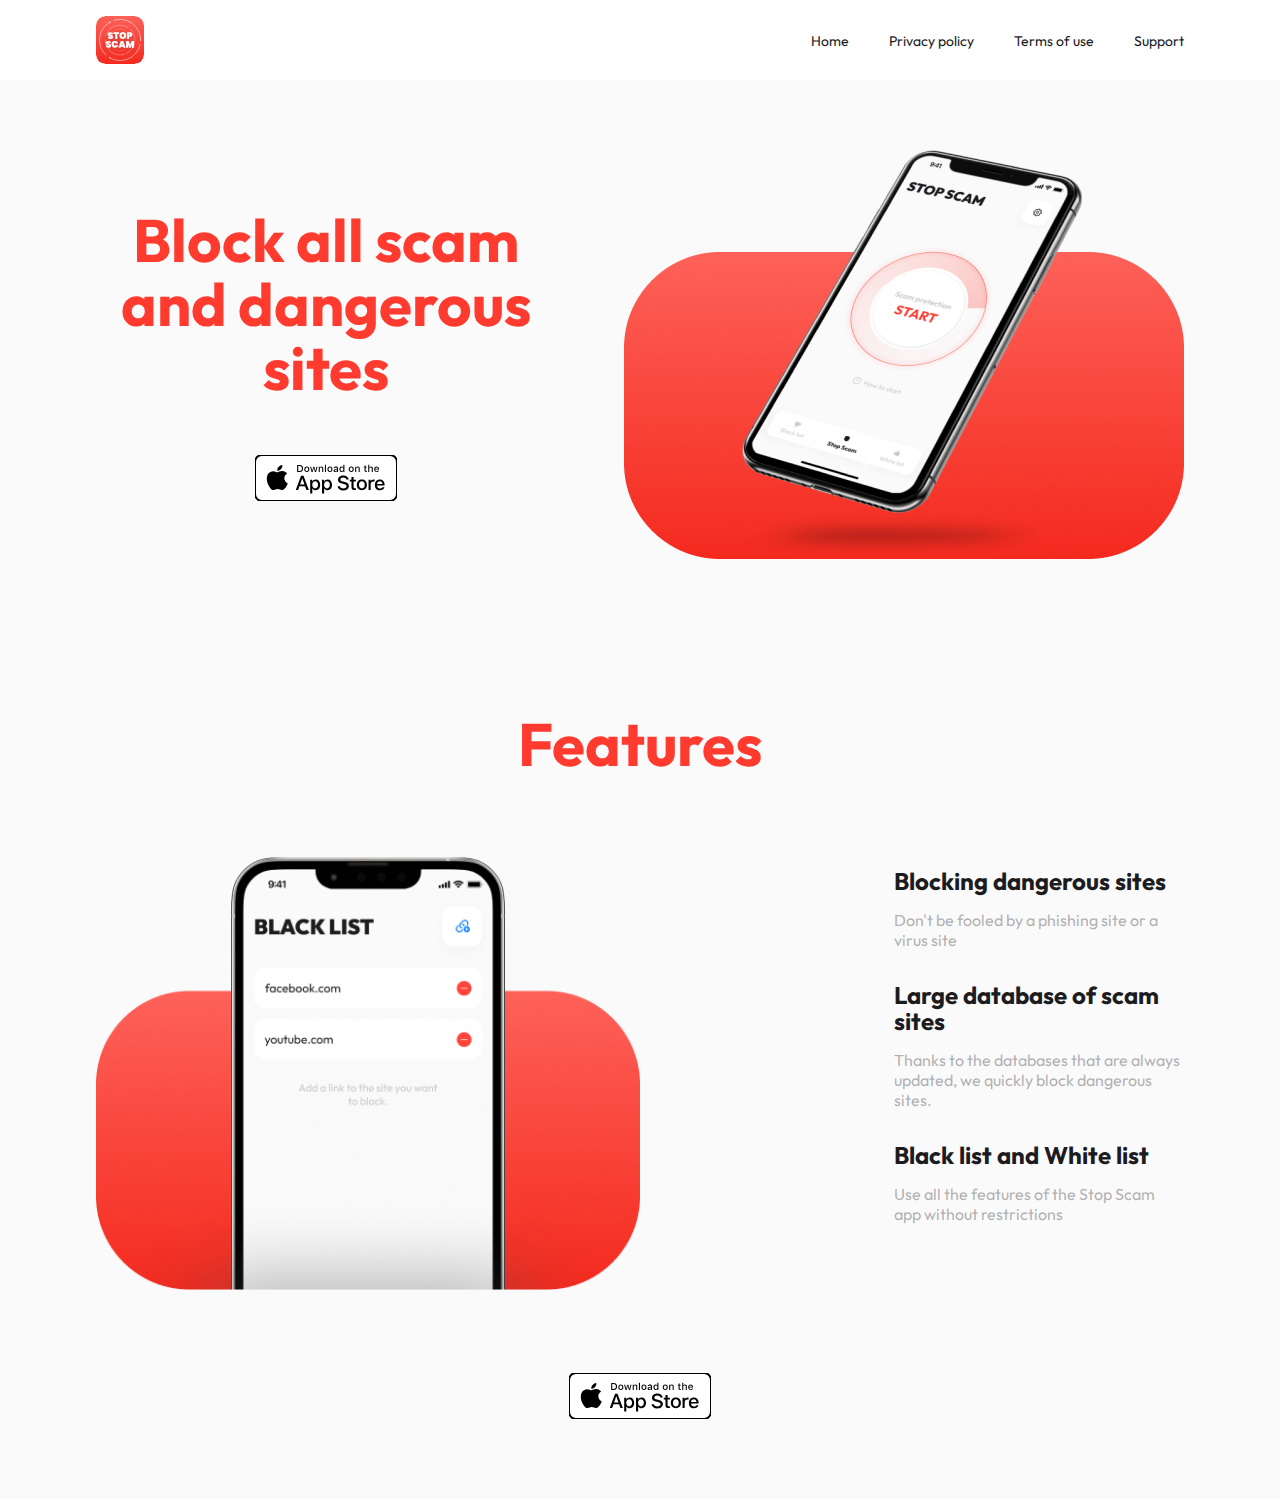
<file: index.html>
<!DOCTYPE html>
<html lang="en">
<head>
    <meta charset="UTF-8">
    <meta http-equiv="X-UA-Compatible" content="IE=edge">
    <meta name="viewport" content="width=device-width, initial-scale=1.0">
    <title>StopScam</title>

    <link rel="shortcut icon" href="./img/favicon/favicon.ico" type="image/x-icon">
    <link rel="icon" href="./img/favicon/favicon.ico" type="image/x-icon">
    <link href="https://fonts.googleapis.com/css2?family=Outfit:wght@400;500;600;700;800&display=swap" rel="stylesheet">
    <link rel="stylesheet" href="./css/style.css">

</head>

<body>

    <header class="header">
        <div class="container">
            <div class="header-wrap">
                <a href="./index.html" class="header-logo"><img src="./img/logo.svg" alt="logo"></a>

                <div class="header-burger">
                    <span></span>
                </div>

                <nav class="header-menu">
                    <ul class="header-list">
                        <li><a href="./index.html" class="header-link">Home</a></li>
                        <li><a href="./privacy.html" class="header-link">Privacy policy</a></li>
                        <li><a href="./terms.html" class="header-link">Terms of use</a></li>
                        <li><a href="./support.html" class="header-link">Support</a></li>
                    </ul>
                </nav>
            </div>
        </div>
    </header>

    <div class="main">
        <div class="container">
            <div class="main-wrap">
                <div class="main-text">
                    <h1 class="main-text__title">Block all scam and dangerous sites</h1>
                    <a href="#" class="main-text__button"><img src="./img/button.svg" alt="AppStore"></a>
                </div>

                <div class="main-content">
                    <img src="./img/main.png" alt="main" class="main-content__img">
                </div>
            </div>
        </div>
    </div>

    <section class="features">
        <div class="container">
            <div class="features-wrap">
                <h1 class="features-title">Features</h1>
                <div class="features-content"><img src="./img/feature.png" alt="features" class="features-content__img"></div>

                <div class="features-text">
                    <div class="features-text__items">
                        <h1 class="features-text__title">Blocking dangerous sites</h1>
                        <span class="features-text__subtitle">Don't be fooled by a phishing site or a virus site</span>
                    </div>

                    <div class="features-text__items">
                        <h1 class="features-text__title">Large database of scam sites</h1>
                        <span class="features-text__subtitle">Thanks to the databases that are always updated, we quickly block dangerous sites.</span>
                    </div>

                    <div class="features-text__items">
                        <h1 class="features-text__title">Black list and White list</h1>
                        <span class="features-text__subtitle">Use all the features of the Stop Scam app without restrictions</span>
                    </div>
                </div>
            </div>
        </div>
    </section>

    <footer class="footer">
        <div class="container">
            <div class="footer-wrap">
              <a href="#" class="button footer-button"><img src="./img/button.svg" alt="btn"></a>
            </div>
        </div>
    </footer>

    <script src="https://code.jquery.com/jquery-3.6.0.slim.min.js"></script>
    <script src="./js/script.js"></script>
</body>
</html>
</file>
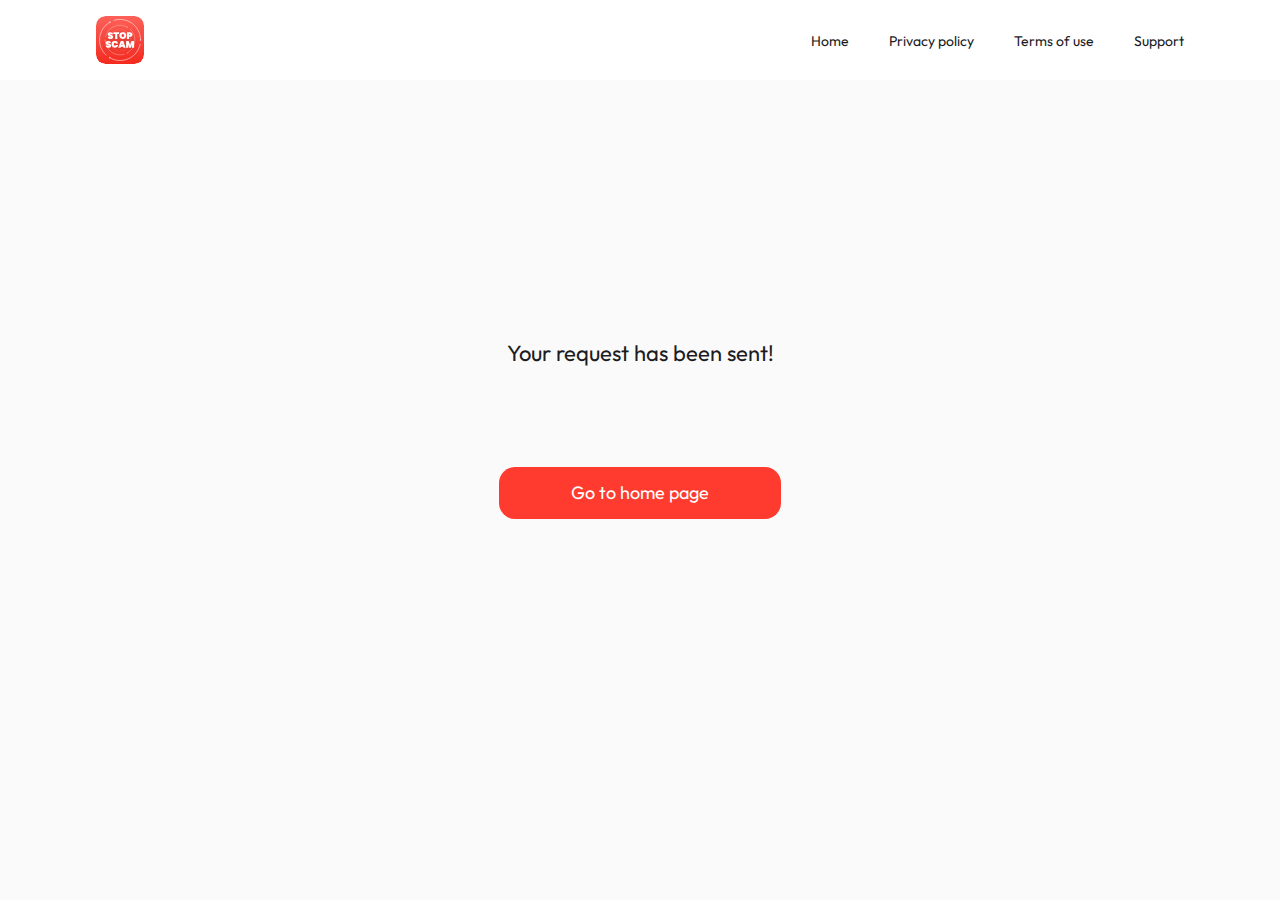
<file: check.html>
<!DOCTYPE html>
<html lang="en">
<head>
    <meta charset="UTF-8">
    <meta http-equiv="X-UA-Compatible" content="IE=edge">
    <meta name="viewport" content="width=device-width, initial-scale=1.0">
    <title>StopScam</title>

    <link rel="shortcut icon" href="./img/favicon/favicon.ico" type="image/x-icon">
    <link rel="icon" href="./img/favicon/favicon.ico" type="image/x-icon">
    <link href="https://fonts.googleapis.com/css2?family=Outfit:wght@400;500;600;700;800&display=swap" rel="stylesheet">
    <link rel="stylesheet" href="./css/style.css">

</head>
<body>

    <header class="header">
        <div class="container">
            <div class="header-wrap">
                <a href="./index.html" class="header-logo"><img src="./img/logo.svg" alt="logo"></a>

                <div class="header-burger">
                    <span></span>
                </div>

                <nav class="header-menu">
                    <ul class="header-list">
                        <li><a href="./index.html" class="header-link">Home</a></li>
                        <li><a href="./privacy.html" class="header-link">Privacy policy</a></li>
                        <li><a href="./terms.html" class="header-link">Terms of use</a></li>
                        <li><a href="./support.html" class="header-link">Support</a></li>
                    </ul>
                </nav>
            </div>
        </div>
    </header>

    <section class="check">
        <div class="container">
            <div class="check-wrap">
                <div class="check-svg">
                <svg version="1.1" id="Layer_1" xmlns="http://www.w3.org/2000/svg" xmlns:xlink="http://www.w3.org/1999/xlink" x="0px" y="0px"
	 viewBox="0 0 98.5 98.5" enable-background="new 0 0 98.5 98.5" xml:space="preserve">
  <path class="checkmark" fill="none" stroke-width="8" stroke-miterlimit="10" d="M81.7,17.8C73.5,9.3,62,4,49.2,4
	C24.3,4,4,24.3,4,49.2s20.3,45.2,45.2,45.2s45.2-20.3,45.2-45.2c0-8.6-2.4-16.6-6.5-23.4l0,0L45.6,68.2L24.7,47.3"/>
</svg></div>

            <span class="check-subtitle">Your request has been sent!</span>

            <a href="./index.html" class="check-button">Go to home page</a>
            </div>
        </div>
    </section>

    <script src="https://code.jquery.com/jquery-3.6.0.slim.min.js"></script>
    <script src="./js/script.js"></script>
</body>
</html>
</file>
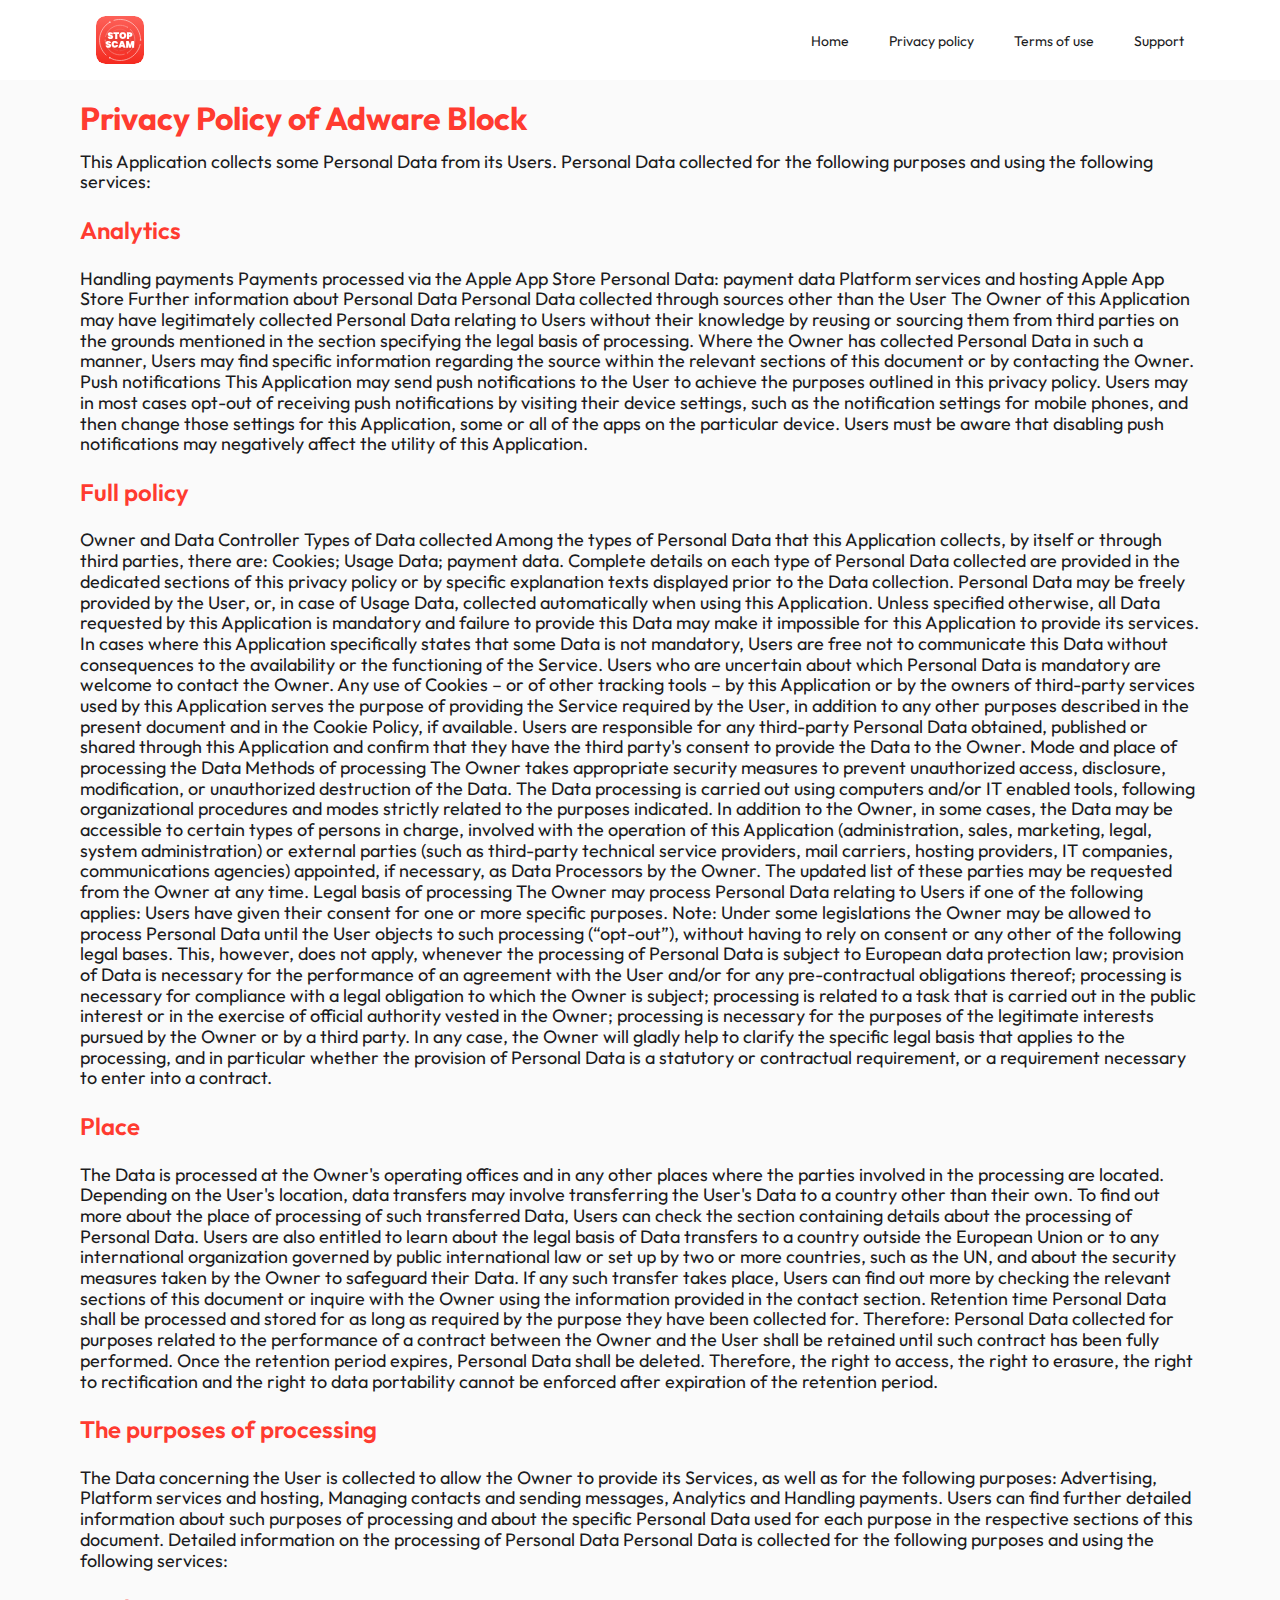
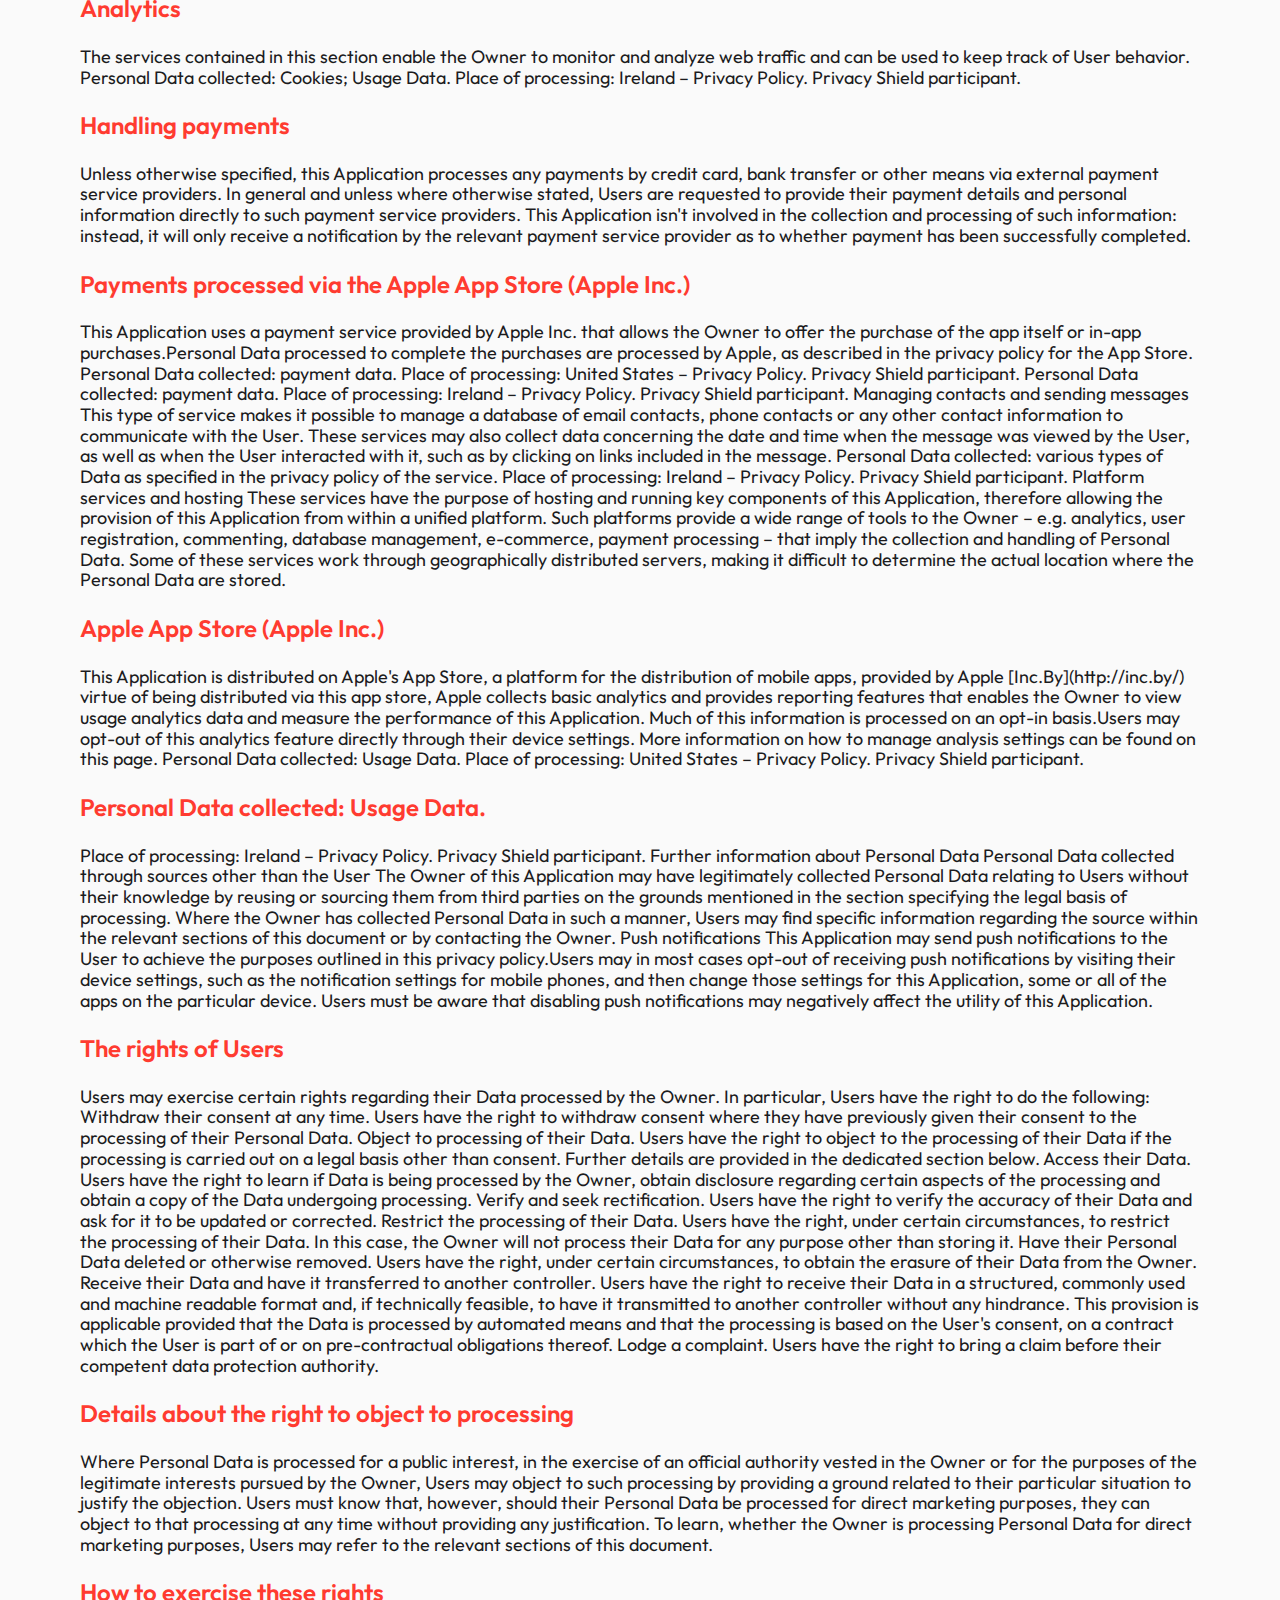
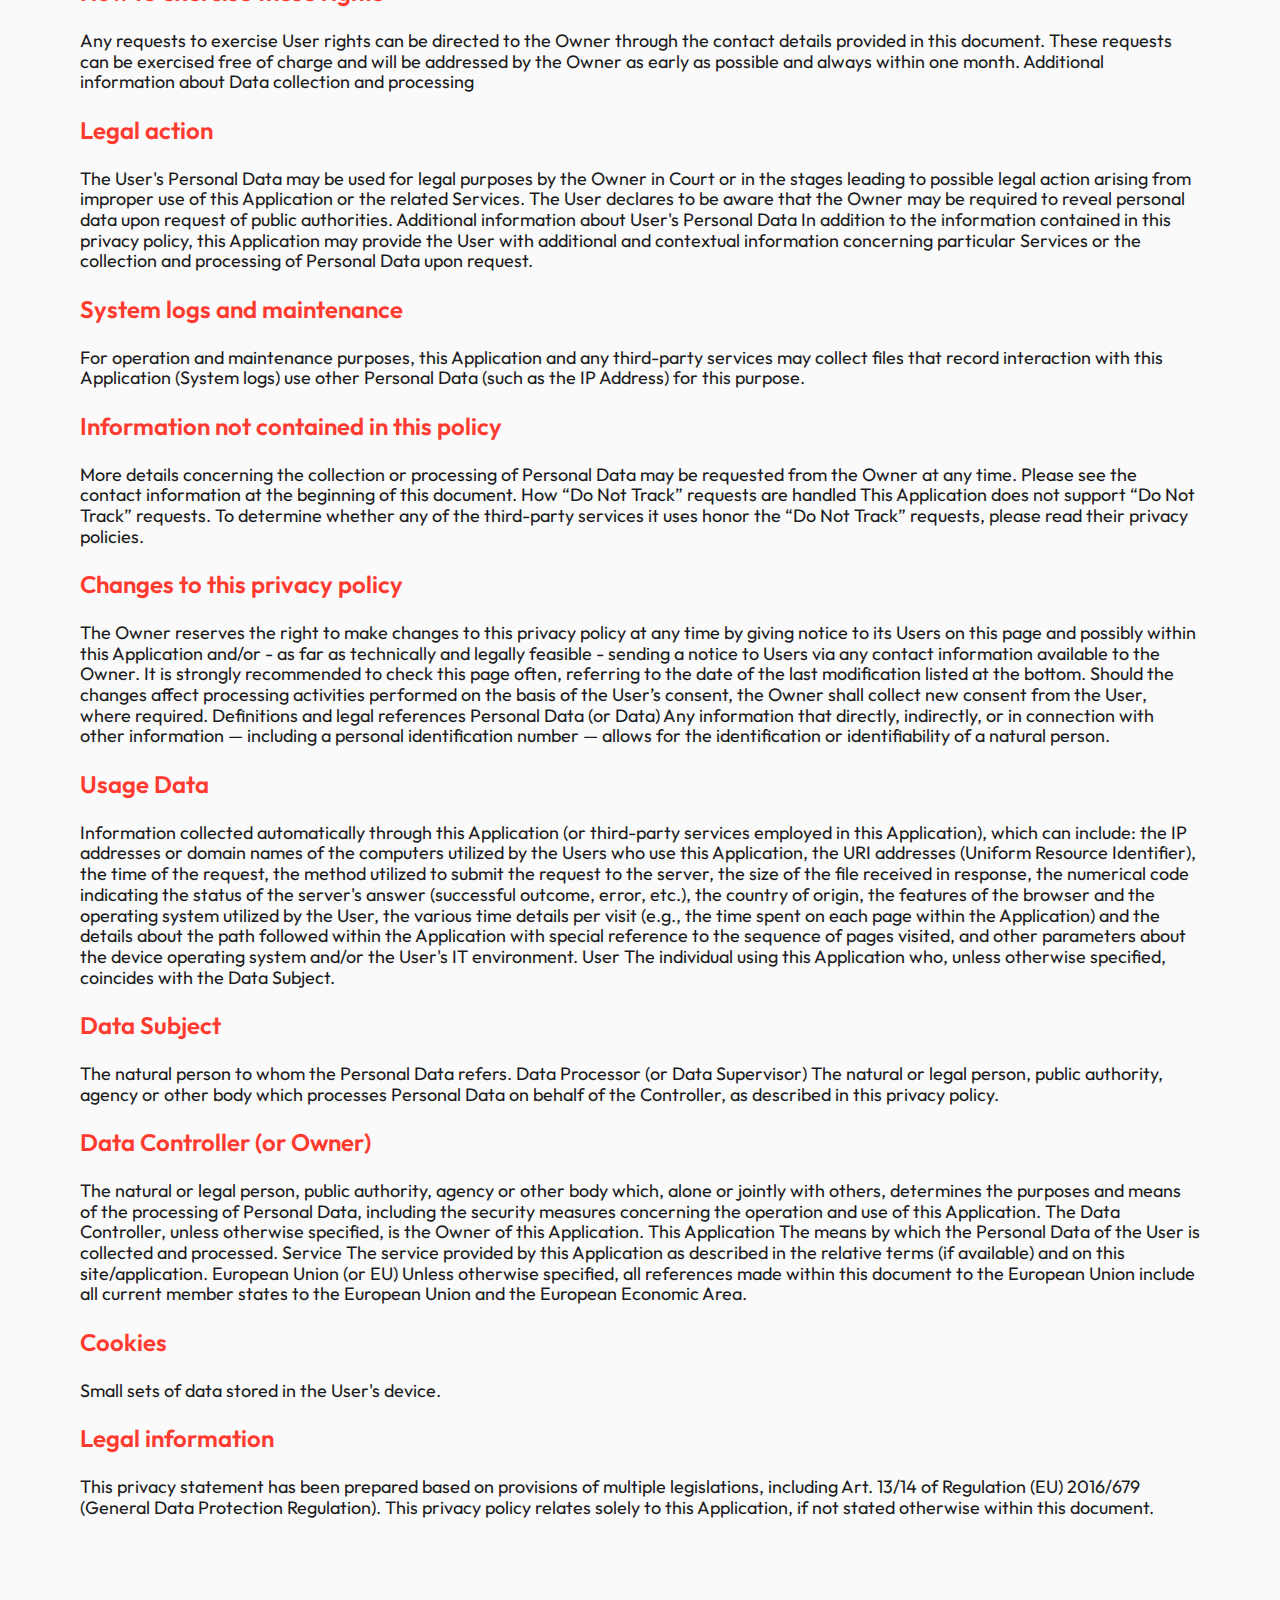
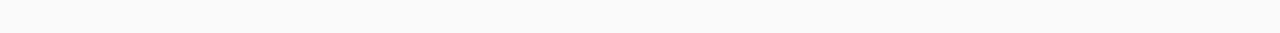
<file: privacy.html>
<!DOCTYPE html>
<html lang="en">

<head>
    <meta charset="UTF-8">
    <meta http-equiv="X-UA-Compatible" content="IE=edge">
    <meta name="viewport" content="width=device-width, initial-scale=1.0">
    <title>StopScam</title>

    <link rel="shortcut icon" href="./img/favicon/favicon.ico" type="image/x-icon">
    <link rel="icon" href="./img/favicon/favicon.ico" type="image/x-icon">
    <link href="https://fonts.googleapis.com/css2?family=Outfit:wght@400;500;600;700;800&display=swap" rel="stylesheet">
    <link rel="stylesheet" href="./css/style.css">

</head>

<body>

    <header class="header">
        <div class="container">
            <div class="header-wrap">
                <a href="./index.html" class="header-logo"><img src="./img/logo.svg" alt="logo"></a>

                <div class="header-burger">
                    <span></span>
                </div>

                <nav class="header-menu">
                    <ul class="header-list">
                        <li><a href="./index.html" class="header-link">Home</a></li>
                        <li><a href="./privacy.html" class="header-link">Privacy policy</a></li>
                        <li><a href="./terms.html" class="header-link">Terms of use</a></li>
                        <li><a href="./support.html" class="header-link">Support</a></li>
                    </ul>
                </nav>
            </div>
        </div>
    </header>

    <main class="privacy">
        <div class="container">
            <div class="privacy__wrap">
                <h1 class="privacy__title">
                    Privacy Policy of Adware Block
                </h1>

                <h2 class="privacy__subtitle">
                    This Application collects some Personal Data from its Users.
                    Personal Data collected for the following purposes and using the following services:

                    <p>Analytics</p>
                    Handling payments
                    Payments processed via the Apple App Store
                    Personal Data: payment data
                    Platform services and hosting
                    Apple App Store
                    Further information about Personal Data
                    Personal Data collected through sources other than the User
                    The Owner of this Application may have legitimately collected Personal Data relating to Users
                    without their knowledge by reusing or sourcing them from third parties on the grounds mentioned in
                    the section specifying the legal basis of processing.
                    Where the Owner has collected Personal Data in such a manner, Users may find specific information
                    regarding the source within the relevant sections of this document or by contacting the Owner.
                    Push notifications
                    This Application may send push notifications to the User to achieve the purposes outlined in this
                    privacy policy.
                    Users may in most cases opt-out of receiving push notifications by visiting their device settings,
                    such as the notification settings for mobile phones, and then change those settings for this
                    Application, some or all of the apps on the particular device.
                    Users must be aware that disabling push notifications may negatively affect the utility of this
                    Application.

                    <p>Full policy</p>
                    Owner and Data Controller
                    Types of Data collected
                    Among the types of Personal Data that this Application collects, by itself or through third parties,
                    there are: Cookies; Usage Data; payment data.
                    Complete details on each type of Personal Data collected are provided in the dedicated sections of
                    this privacy policy or by specific explanation texts displayed prior to the Data collection.
                    Personal Data may be freely provided by the User, or, in case of Usage Data, collected automatically
                    when using this Application.
                    Unless specified otherwise, all Data requested by this Application is mandatory and failure to
                    provide this Data may make it impossible for this Application to provide its services. In cases
                    where this Application specifically states that some Data is not mandatory, Users are free not to
                    communicate this Data without consequences to the availability or the functioning of the Service.
                    Users who are uncertain about which Personal Data is mandatory are welcome to contact the Owner.
                    Any use of Cookies – or of other tracking tools – by this Application or by the owners of
                    third-party services used by this Application serves the purpose of providing the Service required
                    by the User, in addition to any other purposes described in the present document and in the Cookie
                    Policy, if available.
                    Users are responsible for any third-party Personal Data obtained, published or shared through this
                    Application and confirm that they have the third party's consent to provide the Data to the Owner.
                    Mode and place of processing the Data
                    Methods of processing
                    The Owner takes appropriate security measures to prevent unauthorized access, disclosure,
                    modification, or unauthorized destruction of the Data.
                    The Data processing is carried out using computers and/or IT enabled tools, following organizational
                    procedures and modes strictly related to the purposes indicated. In addition to the Owner, in some
                    cases, the Data may be accessible to certain types of persons in charge, involved with the operation
                    of this Application (administration, sales, marketing, legal, system administration) or external
                    parties (such as third-party technical service providers, mail carriers, hosting providers, IT
                    companies, communications agencies) appointed, if necessary, as Data Processors by the Owner. The
                    updated list of these parties may be requested from the Owner at any time.
                    Legal basis of processing
                    The Owner may process Personal Data relating to Users if one of the following applies:
                    Users have given their consent for one or more specific purposes. Note: Under some legislations the
                    Owner may be allowed to process Personal Data until the User objects to such processing (“opt-out”),
                    without having to rely on consent or any other of the following legal bases. This, however, does not
                    apply, whenever the processing of Personal Data is subject to European data protection law;
                    provision of Data is necessary for the performance of an agreement with the User and/or for any
                    pre-contractual obligations thereof;
                    processing is necessary for compliance with a legal obligation to which the Owner is subject;
                    processing is related to a task that is carried out in the public interest or in the exercise of
                    official authority vested in the Owner;
                    processing is necessary for the purposes of the legitimate interests pursued by the Owner or by a
                    third party.
                    In any case, the Owner will gladly help to clarify the specific legal basis that applies to the
                    processing, and in particular whether the provision of Personal Data is a statutory or contractual
                    requirement, or a requirement necessary to enter into a contract.

                    <p>Place</p>
                    The Data is processed at the Owner's operating offices and in any other places where the parties
                    involved in the processing are located.

                    Depending on the User's location, data transfers may involve transferring the User's Data to a
                    country other than their own. To find out more about the place of processing of such transferred
                    Data, Users can check the section containing details about the processing of Personal Data.
                    Users are also entitled to learn about the legal basis of Data transfers to a country outside the
                    European Union or to any international organization governed by public international law or set up
                    by two or more countries, such as the UN, and about the security measures taken by the Owner to
                    safeguard their Data.

                    If any such transfer takes place, Users can find out more by checking the relevant sections of this
                    document or inquire with the Owner using the information provided in the contact section.
                    Retention time
                    Personal Data shall be processed and stored for as long as required by the purpose they have been
                    collected for.
                    Therefore:
                    Personal Data collected for purposes related to the performance of a contract between the Owner and
                    the User shall be retained until such contract has been fully performed.

                    Once the retention period expires, Personal Data shall be deleted. Therefore, the right to access,
                    the right to erasure, the right to rectification and the right to data portability cannot be
                    enforced after expiration of the retention period.

                    <p>The purposes of processing</p>
                    The Data concerning the User is collected to allow the Owner to provide its Services, as well as for
                    the following purposes: Advertising, Platform services and hosting, Managing contacts and sending
                    messages, Analytics and Handling payments.
                    Users can find further detailed information about such purposes of processing and about the specific
                    Personal Data used for each purpose in the respective sections of this document.
                    Detailed information on the processing of Personal Data
                    Personal Data is collected for the following purposes and using the following services:

                    <p>Analytics</p>
                    The services contained in this section enable the Owner to monitor and analyze web traffic and can
                    be used to keep track of User behavior.
                    Personal Data collected: Cookies; Usage Data.
                    Place of processing: Ireland – Privacy Policy. Privacy Shield participant.

                    <p>Handling payments</p>
                    Unless otherwise specified, this Application processes any payments by credit card, bank transfer or
                    other means via external payment service providers. In general and unless where otherwise stated,
                    Users are requested to provide their payment details and personal information directly to such
                    payment service providers. This Application isn't involved in the collection and processing of such
                    information: instead, it will only receive a notification by the relevant payment service provider
                    as to whether payment has been successfully completed.

                    <p>Payments processed via the Apple App Store (Apple Inc.)</p>
                    This Application uses a payment service provided by Apple Inc. that allows the Owner to offer the
                    purchase of the app itself or in-app purchases.Personal Data processed to complete the purchases are
                    processed by Apple, as described in the privacy policy for the App Store.
                    Personal Data collected: payment data.
                    Place of processing: United States – Privacy Policy. Privacy Shield participant.

                    Personal Data collected: payment data.
                    Place of processing: Ireland – Privacy Policy. Privacy Shield participant.
                    Managing contacts and sending messages
                    This type of service makes it possible to manage a database of email contacts, phone contacts or any
                    other contact information to communicate with the User.
                    These services may also collect data concerning the date and time when the message was viewed by the
                    User, as well as when the User interacted with it, such as by clicking on links included in the
                    message.
                    Personal Data collected: various types of Data as specified in the privacy policy of the service.
                    Place of processing: Ireland – Privacy Policy. Privacy Shield participant.
                    Platform services and hosting
                    These services have the purpose of hosting and running key components of this Application, therefore
                    allowing the provision of this Application from within a unified platform. Such platforms provide a
                    wide range of tools to the Owner – e.g. analytics, user registration, commenting, database
                    management, e-commerce, payment processing – that imply the collection and handling of Personal
                    Data.
                    Some of these services work through geographically distributed servers, making it difficult to
                    determine the actual location where the Personal Data are stored.

                    <p>Apple App Store (Apple Inc.)</p>
                    This Application is distributed on Apple's App Store, a platform for the distribution of mobile
                    apps, provided by Apple [Inc.By](http://inc.by/) virtue of being distributed via this app store,
                    Apple collects basic analytics and provides reporting features that enables the Owner to view usage
                    analytics data and measure the performance of this Application. Much of this information is
                    processed on an opt-in basis.Users may opt-out of this analytics feature directly through their
                    device settings. More information on how to manage analysis settings can be found on this page.
                    Personal Data collected: Usage Data.
                    Place of processing: United States – Privacy Policy. Privacy Shield participant.

                    <p>Personal Data collected: Usage Data.</p>
                    Place of processing: Ireland – Privacy Policy. Privacy Shield participant.
                    Further information about Personal Data
                    Personal Data collected through sources other than the User
                    The Owner of this Application may have legitimately collected Personal Data relating to Users
                    without their knowledge by reusing or sourcing them from third parties on the grounds mentioned in
                    the section specifying the legal basis of processing.
                    Where the Owner has collected Personal Data in such a manner, Users may find specific information
                    regarding the source within the relevant sections of this document or by contacting the Owner.
                    Push notifications
                    This Application may send push notifications to the User to achieve the purposes outlined in this
                    privacy policy.Users may in most cases opt-out of receiving push notifications by visiting their
                    device settings, such as the notification settings for mobile phones, and then change those settings
                    for this Application, some or all of the apps on the particular device.
                    Users must be aware that disabling push notifications may negatively affect the utility of this
                    Application.

                    <p>The rights of Users</p>
                    Users may exercise certain rights regarding their Data processed by the Owner.
                    In particular, Users have the right to do the following:
                    Withdraw their consent at any time. Users have the right to withdraw consent where they have
                    previously given their consent to the processing of their Personal Data.
                    Object to processing of their Data. Users have the right to object to the processing of their Data
                    if the processing is carried out on a legal basis other than consent. Further details are provided
                    in the dedicated section below.
                    Access their Data. Users have the right to learn if Data is being processed by the Owner, obtain
                    disclosure regarding certain aspects of the processing and obtain a copy of the Data undergoing
                    processing.
                    Verify and seek rectification. Users have the right to verify the accuracy of their Data and ask for
                    it to be updated or corrected.
                    Restrict the processing of their Data. Users have the right, under certain circumstances, to
                    restrict the processing of their Data. In this case, the Owner will not process their Data for any
                    purpose other than storing it.
                    Have their Personal Data deleted or otherwise removed. Users have the right, under certain
                    circumstances, to obtain the erasure of their Data from the Owner.
                    Receive their Data and have it transferred to another controller. Users have the right to receive
                    their Data in a structured, commonly used and machine readable format and, if technically feasible,
                    to have it transmitted to another controller without any hindrance. This provision is applicable
                    provided that the Data is processed by automated means and that the processing is based on the
                    User's consent, on a contract which the User is part of or on pre-contractual obligations thereof.
                    Lodge a complaint. Users have the right to bring a claim before their competent data protection
                    authority.

                    <p>Details about the right to object to processing</p>
                    Where Personal Data is processed for a public interest, in the exercise of an official authority
                    vested in the Owner or for the purposes of the legitimate interests pursued by the Owner, Users may
                    object to such processing by providing a ground related to their particular situation to justify the
                    objection.
                    Users must know that, however, should their Personal Data be processed for direct marketing
                    purposes, they can object to that processing at any time without providing any justification. To
                    learn, whether the Owner is processing Personal Data for direct marketing purposes, Users may refer
                    to the relevant sections of this document.

                    <p>How to exercise these rights</p>
                    Any requests to exercise User rights can be directed to the Owner through the contact details
                    provided in this document. These requests can be exercised free of charge and will be addressed by
                    the Owner as early as possible and always within one month.
                    Additional information about Data collection and processing

                    <p>Legal action</p>
                    The User's Personal Data may be used for legal purposes by the Owner in Court or in the stages
                    leading to possible legal action arising from improper use of this Application or the related
                    Services.
                    The User declares to be aware that the Owner may be required to reveal personal data upon request of
                    public authorities.
                    Additional information about User's Personal Data
                    In addition to the information contained in this privacy policy, this Application may provide the
                    User with additional and contextual information concerning particular Services or the collection and
                    processing of Personal Data upon request.

                    <p>System logs and maintenance</p>
                    For operation and maintenance purposes, this Application and any third-party services may collect
                    files that record interaction with this Application (System logs) use other Personal Data (such as
                    the IP Address) for this purpose.

                    <p>Information not contained in this policy</p>
                    More details concerning the collection or processing of Personal Data may be requested from the
                    Owner at any time. Please see the contact information at the beginning of this document.
                    How “Do Not Track” requests are handled
                    This Application does not support “Do Not Track” requests.
                    To determine whether any of the third-party services it uses honor the “Do Not Track” requests,
                    please read their privacy policies.

                    <p>Changes to this privacy policy</p>
                    The Owner reserves the right to make changes to this privacy policy at any time by giving notice to
                    its Users on this page and possibly within this Application and/or - as far as technically and
                    legally feasible - sending a notice to Users via any contact information available to the Owner. It
                    is strongly recommended to check this page often, referring to the date of the last modification
                    listed at the bottom.

                    Should the changes affect processing activities performed on the basis of the User’s consent, the
                    Owner shall collect new consent from the User, where required.
                    Definitions and legal references
                    Personal Data (or Data)
                    Any information that directly, indirectly, or in connection with other information — including a
                    personal identification number — allows for the identification or identifiability of a natural
                    person.

                    <p>Usage Data</p>
                    Information collected automatically through this Application (or third-party services employed in
                    this Application), which can include: the IP addresses or domain names of the computers utilized by
                    the Users who use this Application, the URI addresses (Uniform Resource Identifier), the time of the
                    request, the method utilized to submit the request to the server, the size of the file received in
                    response, the numerical code indicating the status of the server's answer (successful outcome,
                    error, etc.), the country of origin, the features of the browser and the operating system utilized
                    by the User, the various time details per visit (e.g., the time spent on each page within the
                    Application) and the details about the path followed within the Application with special reference
                    to the sequence of pages visited, and other parameters about the device operating system and/or the
                    User's IT environment.
                    User
                    The individual using this Application who, unless otherwise specified, coincides with the Data
                    Subject.

                    <p>Data Subject</p>
                    The natural person to whom the Personal Data refers.
                    Data Processor (or Data Supervisor)
                    The natural or legal person, public authority, agency or other body which processes Personal Data on
                    behalf of the Controller, as described in this privacy policy.

                    <p>Data Controller (or Owner)</p>
                    The natural or legal person, public authority, agency or other body which, alone or jointly with
                    others, determines the purposes and means of the processing of Personal Data, including the security
                    measures concerning the operation and use of this Application. The Data Controller, unless otherwise
                    specified, is the Owner of this Application.
                    This Application
                    The means by which the Personal Data of the User is collected and processed.
                    Service
                    The service provided by this Application as described in the relative terms (if available) and on
                    this site/application.
                    European Union (or EU)
                    Unless otherwise specified, all references made within this document to the European Union include
                    all current member states to the European Union and the European Economic Area.

                    <p>Cookies</p>
                    Small sets of data stored in the User's device.

                    <p>Legal information</p>
                    This privacy statement has been prepared based on provisions of multiple legislations, including
                    Art. 13/14 of Regulation (EU) 2016/679 (General Data Protection Regulation).
                    This privacy policy relates solely to this Application, if not stated otherwise within this
                    document.
                </h2>

            </div>
        </div>
    </main>

    <script src="https://code.jquery.com/jquery-3.6.0.slim.min.js"></script>
    <script src="./js/script.js"></script>
</body>

</html>
</file>
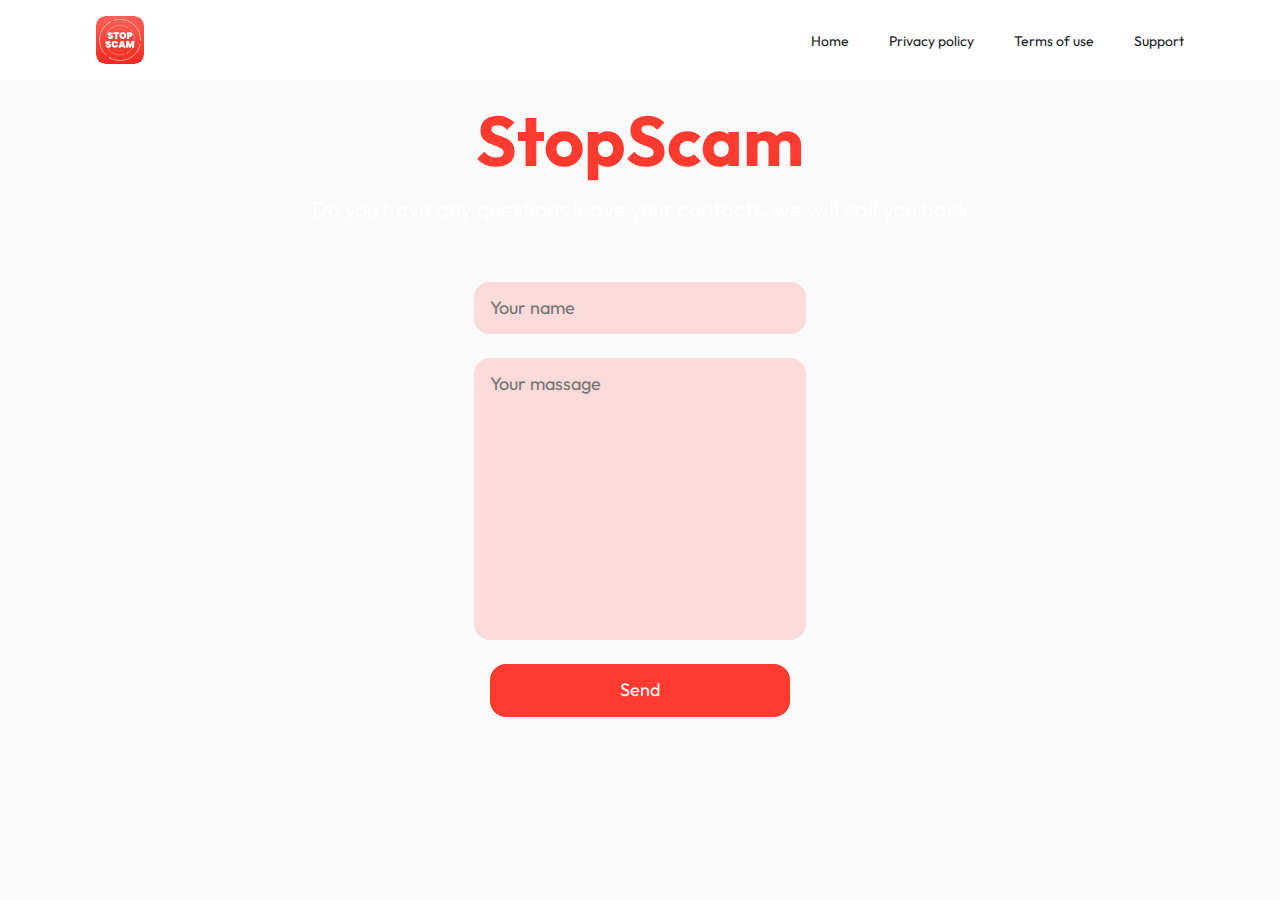
<file: support.html>
<!DOCTYPE html>
<html lang="en">
<head>
    <meta charset="UTF-8">
    <meta http-equiv="X-UA-Compatible" content="IE=edge">
    <meta name="viewport" content="width=device-width, initial-scale=1.0">
    <title>StopScam</title>

    <link rel="shortcut icon" href="./img/favicon/favicon.ico" type="image/x-icon">
    <link rel="icon" href="./img/favicon/favicon.ico" type="image/x-icon">
    <link href="https://fonts.googleapis.com/css2?family=Outfit:wght@400;500;600;700;800&display=swap" rel="stylesheet">
    <link rel="stylesheet" href="./css/style.css">

</head>
<body>

    <header class="header">
        <div class="container">
            <div class="header-wrap">
                <a href="./index.html" class="header-logo"><img src="./img/logo.svg" alt="logo"></a>

                <div class="header-burger">
                    <span></span>
                </div>

                <nav class="header-menu">
                    <ul class="header-list">
                        <li><a href="./index.html" class="header-link">Home</a></li>
                        <li><a href="./privacy.html" class="header-link">Privacy policy</a></li>
                        <li><a href="./terms.html" class="header-link">Terms of use</a></li>
                        <li><a href="./support.html" class="header-link">Support</a></li>
                    </ul>
                </nav>
            </div>
        </div>
    </header>


    <section class="support">
        <div class="container">
            <div class="support-wrap">
                <div class="support-text">
                    <h1 class="support-text__title">StopScam</h1>
                    <span class="support-text__subtitle">Do you have any questions leave your contacts, we will call you back</span>
                </div>

                <div class="support-form">
                    <form class="support-form__wrap" action="#" name="newform" method="post" id="form" >
                        <input type="text" class="support-form__input _req" placeholder="Your name">
                        <textarea name="massage" id="formArea" class="support-form__textarea _req" placeholder="Your massage"></textarea>
                        <button type="submit" class="support-form__button">Send</button>
                    </form>
                </div>
            </div>
        </div>
    </section>

    <script src="https://code.jquery.com/jquery-3.6.0.slim.min.js"></script>
    <script src="./js/script.js"></script>
</body>
</html>
</file>
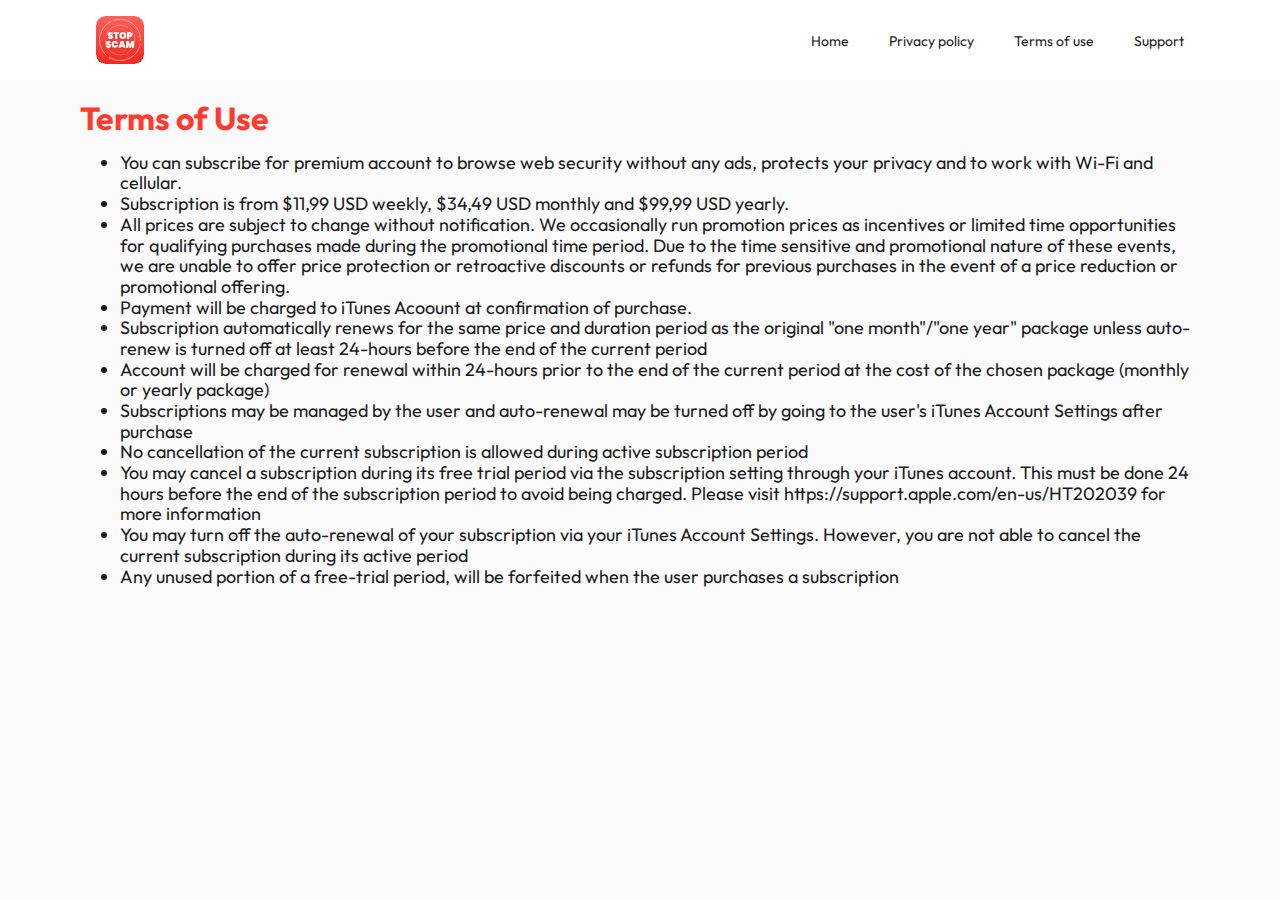
<file: terms.html>
<!DOCTYPE html>
<html lang="en">
<head>
    <meta charset="UTF-8">
    <meta http-equiv="X-UA-Compatible" content="IE=edge">
    <meta name="viewport" content="width=device-width, initial-scale=1.0">
    <title>StopScam</title>

    <link rel="shortcut icon" href="./img/favicon/favicon.ico" type="image/x-icon">
    <link rel="icon" href="./img/favicon/favicon.ico" type="image/x-icon">
    <link href="https://fonts.googleapis.com/css2?family=Outfit:wght@400;500;600;700;800&display=swap" rel="stylesheet">
    <link rel="stylesheet" href="./css/style.css">
    
</head>
<body>

    <header class="header">
        <div class="container">
            <div class="header-wrap">
                <a href="./index.html" class="header-logo"><img src="./img/logo.svg" alt="logo"></a>

                <div class="header-burger">
                    <span></span>
                </div>

                <nav class="header-menu">
                    <ul class="header-list">
                        <li><a href="./index.html" class="header-link">Home</a></li>
                        <li><a href="./privacy.html" class="header-link">Privacy policy</a></li>
                        <li><a href="./terms.html" class="header-link">Terms of use</a></li>
                        <li><a href="./support.html" class="header-link">Support</a></li>
                    </ul>
                </nav>
            </div>
        </div>
    </header>

    <main class="terms">
        <div class="container">
            <div class="terms__wrap">
                <h1 class="terms__title">
                    Terms of Use
                </h1>

                <ul class="terms__list">
                    <li class="terms__subtitle">You can subscribe for premium account to browse web security without any ads, protects your privacy and to work with Wi-Fi and cellular.</li>
                    <li class="terms__subtitle">Subscription is from $11,99 USD weekly, $34,49 USD monthly and $99,99 USD yearly.</li>
                    <li class="terms__subtitle">All prices are subject to change without notification. We occasionally run promotion prices as incentives or limited time opportunities for qualifying purchases made during the promotional time period. Due to the time sensitive and promotional nature of these events, we are unable to offer price protection or retroactive discounts or refunds for previous purchases in the event of a price reduction or promotional offering.</li>
                    <li class="terms__subtitle">Payment will be charged to iTunes Acoount at confirmation of purchase.</li>
                    <li class="terms__subtitle">Subscription automatically renews for the same price and duration period as the original "one month"/"one year" package unless auto-renew is turned off at least 24-hours before the end of the current period</li>
                    <li class="terms__subtitle">Account will be charged for renewal within 24-hours prior to the end of the current period at the cost of the chosen package (monthly or yearly package)</li>
                    <li class="terms__subtitle">Subscriptions may be managed by the user and auto-renewal may be turned off by going to the user's iTunes Account Settings after purchase</li>
                    <li class="terms__subtitle">No cancellation of the current subscription is allowed during active subscription period</li>
                    <li class="terms__subtitle">You may cancel a subscription during its free trial period via the subscription setting through your iTunes account. This must be done 24 hours before the end of the subscription period to avoid being charged. Please visit https://support.apple.com/en-us/HT202039 for more information </li>
                    <li class="terms__subtitle">You may turn off the auto-renewal of your subscription via your iTunes Account Settings. However, you are not able to cancel the current subscription during its active period</li>
                    <li class="terms__subtitle">Any unused portion of a free-trial period, will be forfeited when the user purchases a subscription</li>
                </ul>

            </div>
        </div>
    </main>


    <script src="https://code.jquery.com/jquery-3.6.0.slim.min.js"></script>
    <script src="./js/script.js"></script>
</body>
</html>
</file>
<file: css/style.css>
/*! normalize.css v8.0.1 | MIT License | github.com/necolas/normalize.css */
/* Document
   ========================================================================== */
/**
 * 1. Correct the line height in all browsers.
 * 2. Prevent adjustments of font size after orientation changes in iOS.
 */
html {
  line-height: 1.15;
  /* 1 */
  -webkit-text-size-adjust: 100%;
  /* 2 */
}

/* Sections
   ========================================================================== */
/**
 * Remove the margin in all browsers.
 */
body {
  margin: 0;
}

/**
 * Render the `main` element consistently in IE.
 */
main {
  display: block;
}

/**
 * Correct the font size and margin on `h1` elements within `section` and
 * `article` contexts in Chrome, Firefox, and Safari.
 */
h1 {
  font-size: 2em;
  margin: 0;
}

/* Grouping content
   ========================================================================== */
/**
 * 1. Add the correct box sizing in Firefox.
 * 2. Show the overflow in Edge and IE.
 */
hr {
  -webkit-box-sizing: content-box;
          box-sizing: content-box;
  /* 1 */
  height: 0;
  /* 1 */
  overflow: visible;
  /* 2 */
}

/**
 * 1. Correct the inheritance and scaling of font size in all browsers.
 * 2. Correct the odd `em` font sizing in all browsers.
 */
pre {
  font-family: monospace, monospace;
  /* 1 */
  font-size: 1em;
  /* 2 */
}

/* Text-level semantics
   ========================================================================== */
/**
 * Remove the gray background on active links in IE 10.
 */
a {
  background-color: transparent;
}

/**
 * 1. Remove the bottom border in Chrome 57-
 * 2. Add the correct text decoration in Chrome, Edge, IE, Opera, and Safari.
 */
abbr[title] {
  border-bottom: none;
  /* 1 */
  text-decoration: underline;
  /* 2 */
  -webkit-text-decoration: underline dotted;
          text-decoration: underline dotted;
  /* 2 */
}

/**
 * Add the correct font weight in Chrome, Edge, and Safari.
 */
b,
strong {
  font-weight: bolder;
}

/**
 * 1. Correct the inheritance and scaling of font size in all browsers.
 * 2. Correct the odd `em` font sizing in all browsers.
 */
code,
kbd,
samp {
  font-family: monospace, monospace;
  /* 1 */
  font-size: 1em;
  /* 2 */
}

/**
 * Add the correct font size in all browsers.
 */
small {
  font-size: 80%;
}

/**
 * Prevent `sub` and `sup` elements from affecting the line height in
 * all browsers.
 */
sub,
sup {
  font-size: 75%;
  line-height: 0;
  position: relative;
  vertical-align: baseline;
}

sub {
  bottom: -0.25em;
}

sup {
  top: -0.5em;
}

/* Embedded content
   ========================================================================== */
/**
 * Remove the border on images inside links in IE 10.
 */
img {
  border-style: none;
}

/* Forms
   ========================================================================== */
/**
 * 1. Change the font styles in all browsers.
 * 2. Remove the margin in Firefox and Safari.
 */
button,
input,
optgroup,
select,
textarea {
  font-family: inherit;
  /* 1 */
  font-size: 100%;
  /* 1 */
  line-height: 1.15;
  /* 1 */
  margin: 0;
  /* 2 */
}

/**
 * Show the overflow in IE.
 * 1. Show the overflow in Edge.
 */
button,
input {
  /* 1 */
  overflow: visible;
}

/**
 * Remove the inheritance of text transform in Edge, Firefox, and IE.
 * 1. Remove the inheritance of text transform in Firefox.
 */
button,
select {
  /* 1 */
  text-transform: none;
}

/**
 * Correct the inability to style clickable types in iOS and Safari.
 */
button,
[type="button"],
[type="reset"],
[type="submit"] {
  -webkit-appearance: button;
}

/**
 * Remove the inner border and padding in Firefox.
 */
button::-moz-focus-inner,
[type="button"]::-moz-focus-inner,
[type="reset"]::-moz-focus-inner,
[type="submit"]::-moz-focus-inner {
  border-style: none;
  padding: 0;
}

/**
 * Restore the focus styles unset by the previous rule.
 */
button:-moz-focusring,
[type="button"]:-moz-focusring,
[type="reset"]:-moz-focusring,
[type="submit"]:-moz-focusring {
  outline: 1px dotted ButtonText;
}

/**
 * Correct the padding in Firefox.
 */
fieldset {
  padding: 0.35em 0.75em 0.625em;
}

/**
 * 1. Correct the text wrapping in Edge and IE.
 * 2. Correct the color inheritance from `fieldset` elements in IE.
 * 3. Remove the padding so developers are not caught out when they zero out
 *    `fieldset` elements in all browsers.
 */
legend {
  -webkit-box-sizing: border-box;
          box-sizing: border-box;
  /* 1 */
  color: inherit;
  /* 2 */
  display: table;
  /* 1 */
  max-width: 100%;
  /* 1 */
  padding: 0;
  /* 3 */
  white-space: normal;
  /* 1 */
}

/**
 * Add the correct vertical alignment in Chrome, Firefox, and Opera.
 */
progress {
  vertical-align: baseline;
}

/**
 * Remove the default vertical scrollbar in IE 10+.
 */
textarea {
  overflow: auto;
}

/**
 * 1. Add the correct box sizing in IE 10.
 * 2. Remove the padding in IE 10.
 */
[type="checkbox"],
[type="radio"] {
  -webkit-box-sizing: border-box;
          box-sizing: border-box;
  /* 1 */
  padding: 0;
  /* 2 */
}

/**
 * Correct the cursor style of increment and decrement buttons in Chrome.
 */
[type="number"]::-webkit-inner-spin-button,
[type="number"]::-webkit-outer-spin-button {
  height: auto;
}

/**
 * 1. Correct the odd appearance in Chrome and Safari.
 * 2. Correct the outline style in Safari.
 */
[type="search"] {
  -webkit-appearance: textfield;
  /* 1 */
  outline-offset: -2px;
  /* 2 */
}

/**
 * Remove the inner padding in Chrome and Safari on macOS.
 */
[type="search"]::-webkit-search-decoration {
  -webkit-appearance: none;
}

/**
 * 1. Correct the inability to style clickable types in iOS and Safari.
 * 2. Change font properties to `inherit` in Safari.
 */
::-webkit-file-upload-button {
  -webkit-appearance: button;
  /* 1 */
  font: inherit;
  /* 2 */
}

/* Interactive
   ========================================================================== */
/*
 * Add the correct display in Edge, IE 10+, and Firefox.
 */
details {
  display: block;
}

/*
 * Add the correct display in all browsers.
 */
summary {
  display: list-item;
}

/* Misc
   ========================================================================== */
/**
 * Add the correct display in IE 10+.
 */
template {
  display: none;
}

/**
 * Add the correct display in IE 10.
 */
[hidden] {
  display: none;
}

body {
  font-family: 'Outfit';
  background-color: #FAFAFA;
}

.container {
  max-width: 1120px;
  margin: 0 auto;
}

img {
  max-width: 100%;
}

.header {
  position: fixed;
  top: 0;
  left: 0;
  height: 80px;
  width: 100%;
  z-index: 20;
}

.header::before {
  content: '';
  position: absolute;
  top: 0;
  left: 0;
  width: 100%;
  height: 100%;
  background: #ffffff;
  z-index: 4;
}

.header-wrap {
  position: relative;
  display: -webkit-box;
  display: -ms-flexbox;
  display: flex;
  -webkit-box-pack: justify;
      -ms-flex-pack: justify;
          justify-content: space-between;
  -webkit-box-align: center;
      -ms-flex-align: center;
          align-items: center;
  min-height: 80px;
  padding: 0px 16px;
}

.header-logo {
  max-width: 48px;
  height: 48px;
}

.header-list {
  display: -webkit-box;
  display: -ms-flexbox;
  display: flex;
  position: relative;
  z-index: 4;
}

.header-list li {
  list-style: none;
  margin-left: 40px;
}

.header-link {
  color: #1C1C1E;
  font-size: 14px;
  text-decoration: none;
  font-weight: 400;
  line-height: 16px;
  -webkit-transition: 0.3s;
  transition: 0.3s;
}

.header-link:hover {
  color: #FF3B30;
}

.header-burger {
  display: none;
}

.header-logo {
  z-index: 5;
}

@media (max-width: 768px) {
  body.lock {
    overflow: hidden;
  }
  .header-wrap {
    min-height: 80px;
  }
  .header-menu {
    position: fixed;
    top: -120%;
    left: 0;
    width: 100%;
    height: 100%;
    background-color: #F0F0F0;
    z-index: 3;
    padding: 100px 0 0 0;
    -webkit-transition: 0.3s;
    transition: 0.3s;
  }
  .header-list {
    display: block;
  }
  .header-list li {
    margin: 0;
    margin-bottom: 50px;
  }
  .header-burger {
    display: block;
    position: relative;
    width: 30px;
    height: 20px;
    z-index: 5;
  }
  .header-burger::before, .header-burger::after {
    -webkit-transition: 0.3s;
    transition: 0.3s;
    content: '';
    background-color: #1C1C1E;
    position: absolute;
    width: 100%;
    height: 2px;
  }
  .header-burger::before {
    top: 0;
  }
  .header-burger::after {
    bottom: 0;
  }
  .header-burger span {
    -webkit-transition: 0.3s;
    transition: 0.3s;
    position: absolute;
    background-color: #1C1C1E;
    left: 0;
    width: 100%;
    height: 2px;
    top: 9px;
  }
}

.header-burger.active::before {
  -webkit-transform: rotate(45deg);
          transform: rotate(45deg);
  top: 9px;
}

.header-burger.active::after {
  -webkit-transform: rotate(-45deg);
          transform: rotate(-45deg);
  bottom: 9px;
}

.header-burger.active span {
  -webkit-transform: scale(0);
          transform: scale(0);
}

.header-menu.active {
  top: 0;
}

.features-wrap {
  display: -webkit-box;
  display: -ms-flexbox;
  display: flex;
  -webkit-box-orient: horizontal;
  -webkit-box-direction: normal;
      -ms-flex-direction: row;
          flex-direction: row;
  padding: 0px 16px;
  -ms-flex-wrap: wrap;
      flex-wrap: wrap;
  -webkit-box-align: center;
      -ms-flex-align: center;
          align-items: center;
}

.features-title {
  -ms-flex-preferred-size: 100%;
      flex-basis: 100%;
  margin-bottom: 55px;
  font-weight: 700;
  font-size: 60px;
  line-height: 64px;
  text-align: center;
  color: #FF3B30;
}

.features-content {
  -ms-flex-preferred-size: 50%;
      flex-basis: 50%;
}

.features-content__img {
  width: 560px;
}

.features-text {
  display: -webkit-box;
  display: -ms-flexbox;
  display: flex;
  -webkit-box-orient: vertical;
  -webkit-box-direction: normal;
      -ms-flex-direction: column;
          flex-direction: column;
  -webkit-box-align: end;
      -ms-flex-align: end;
          align-items: flex-end;
  -ms-flex-preferred-size: 50%;
      flex-basis: 50%;
}

.features-text__items {
  max-width: 290px;
  margin-bottom: 32px;
}

.features-text__title {
  font-weight: 700;
  font-size: 24px;
  line-height: 26px;
  color: #1C1C1E;
  margin-bottom: 16px;
}

.features-text__subtitle {
  font-weight: 400;
  font-size: 16px;
  line-height: 20px;
  color: rgba(60, 60, 67, 0.4);
}

@media (max-width: 1024px) {
  .features-content__img {
    width: 445px;
  }
  .features-text {
    -webkit-box-align: end;
        -ms-flex-align: end;
            align-items: flex-end;
  }
}

@media (max-width: 768px) {
  .features-title {
    font-weight: 700;
    font-size: 60px;
    line-height: 64px;
  }
  .features-content {
    -ms-flex-preferred-size: 100%;
        flex-basis: 100%;
    text-align: center;
  }
  .features-text {
    margin-top: 55px;
    -webkit-box-orient: vertical;
    -webkit-box-direction: normal;
        -ms-flex-direction: column;
            flex-direction: column;
    -ms-flex-preferred-size: 100%;
        flex-basis: 100%;
    text-align: center;
    -webkit-box-align: center;
        -ms-flex-align: center;
            align-items: center;
  }
}

@media (max-width: 425px) {
  .features-title {
    font-weight: 700;
    font-size: 32px;
    line-height: 40px;
    margin-bottom: 40px;
  }
  .features-content__img {
    width: 285px;
  }
  .features-text__items {
    margin-bottom: 50px;
  }
}

.main-wrap {
  display: -webkit-box;
  display: -ms-flexbox;
  display: flex;
  -webkit-box-pack: justify;
      -ms-flex-pack: justify;
          justify-content: space-between;
  -webkit-box-align: center;
      -ms-flex-align: center;
          align-items: center;
  position: relative;
  padding: 150px 16px;
}

.main-text {
  display: -webkit-box;
  display: -ms-flexbox;
  display: flex;
  -webkit-box-orient: vertical;
  -webkit-box-direction: normal;
      -ms-flex-direction: column;
          flex-direction: column;
  text-align: center;
}

.main-text__title {
  max-width: 460px;
  font-weight: 700;
  font-size: 60px;
  line-height: 64px;
  color: #FF3B30;
}

.main-text__button {
  margin-top: 55px;
  width: 100%;
}

.main-content__img {
  width: 560px;
}

@media (max-width: 1024px) {
  .main-text__title {
    width: 390px;
    font-size: 50px;
  }
  .main-content__img {
    width: 445px;
  }
}

@media (max-width: 768px) {
  .main-wrap {
    -webkit-box-orient: vertical;
    -webkit-box-direction: normal;
        -ms-flex-direction: column;
            flex-direction: column;
    text-align: center;
  }
  .main-text {
    margin-top: 80px;
  }
  .main-text__button {
    margin-top: 50px;
  }
  .main-content {
    -webkit-box-ordinal-group: 0;
        -ms-flex-order: -1;
            order: -1;
  }
}

@media (max-width: 425px) {
  .main-wrap {
    padding-bottom: 80px;
  }
  .main-text {
    margin-top: 40px;
  }
  .main-text__title {
    font-size: 32px;
    line-height: 32px;
  }
  .main-text__button {
    margin-top: 40px;
  }
  .main-content__img {
    width: 285px;
  }
}

.footer {
  padding: 80px 0;
}

.footer-wrap {
  display: -webkit-box;
  display: -ms-flexbox;
  display: flex;
  -webkit-box-pack: center;
      -ms-flex-pack: center;
          justify-content: center;
}

.footer-button {
  height: 46px;
  -webkit-transition: 0.3s;
  transition: 0.3s;
  margin: 0;
  padding: 0;
}

.privacy {
  padding: 100px 20px;
}

.privacy__title {
  color: #FF3B30;
  font-size: 32px;
}

.privacy__subtitle {
  color: #1C1C1E;
  font-size: 18px;
  font-weight: normal;
}

.privacy p {
  color: #FF3B30;
  font-size: 24px;
  font-weight: 600;
}

.terms {
  padding: 100px 20px;
}

.terms__title {
  color: #FF3B30;
  font-size: 32px;
}

.terms__subtitle {
  color: #1C1C1E;
  font-size: 18px;
  font-weight: normal;
}

.terms p {
  color: #FF3B30;
  font-size: 24px;
  font-weight: 600;
}

.support-wrap {
  display: -webkit-box;
  display: -ms-flexbox;
  display: flex;
  -webkit-box-orient: vertical;
  -webkit-box-direction: normal;
      -ms-flex-direction: column;
          flex-direction: column;
  -ms-flex-line-pack: center;
      align-content: center;
  text-align: center;
  padding: 100px 10px;
}

.support-text__title {
  font-size: 70px;
  color: #FF3B30;
  font-weight: bold;
}

.support-text__subtitle {
  display: block;
  font-size: 22px;
  color: #FFFFFF;
  font-weight: normal;
  margin-top: 16px;
}

.support-form__wrap {
  display: -webkit-box;
  display: -ms-flexbox;
  display: flex;
  -webkit-box-orient: vertical;
  -webkit-box-direction: normal;
      -ms-flex-direction: column;
          flex-direction: column;
  -webkit-box-align: center;
      -ms-flex-align: center;
          align-items: center;
  margin-top: 60px;
}

.support-form__input {
  border-radius: 16px;
  border: none;
  background-color: #fadada;
  font-size: 18px;
  padding: 16px;
  width: 300px;
  margin-bottom: 24px;
}

.support-form__textarea {
  resize: none;
  border-radius: 16px;
  border: none;
  background-color: #fadada;
  font-size: 18px;
  padding: 16px;
  height: 250px;
  width: 300px;
  margin-bottom: 24px;
}

.support-form__button {
  border-radius: 16px;
  border: none;
  background-color: #FF3B30;
  font-size: 18px;
  padding: 16px;
  width: 300px;
  margin-bottom: 24px;
  -webkit-transition: 0.3s;
  transition: 0.3s;
  color: #ffffff;
  cursor: pointer;
}

.support-form__button:hover {
  -webkit-box-shadow: 0px 8px 30px rgba(216, 29, 29, 0.2);
          box-shadow: 0px 8px 30px rgba(216, 29, 29, 0.2);
}

.support-form__input._error {
  border: solid 1px #d42727;
  background-color: #eba5a5;
}

.support-form__textarea._error {
  border: solid 1px #d42727;
  background-color: #eba5a5;
}

@media (max-width: 320px) {
  .support-text__title {
    font-size: 40px;
  }
  .support-text__subtitle {
    font-size: 18px;
  }
  .support-form__input {
    width: 250px;
  }
  .support-form__textarea {
    width: 250px;
  }
  .support-form__button {
    width: 250px;
  }
}

.check-wrap {
  display: -webkit-box;
  display: -ms-flexbox;
  display: flex;
  -webkit-box-orient: vertical;
  -webkit-box-direction: normal;
      -ms-flex-direction: column;
          flex-direction: column;
  -webkit-box-align: center;
      -ms-flex-align: center;
          align-items: center;
  padding: 150px 10px;
}

.check-svg {
  width: 100px;
  margin: 4em auto 0;
}

.check-subtitle {
  display: block;
  font-size: 22px;
  color: #1C1C1E;
  font-weight: normal;
  margin-top: 24px;
}

.check-button {
  margin-top: 100px;
  text-decoration: none;
  text-align: center;
  border-radius: 16px;
  border: none;
  background-color: #FF3B30;
  font-size: 18px;
  padding: 16px;
  width: 250px;
  -webkit-transition: 0.3s;
  transition: 0.3s;
  color: #ffffff;
}

.check-button:hover {
  -webkit-box-shadow: 0px 8px 30px rgba(216, 29, 29, 0.2);
          box-shadow: 0px 8px 30px rgba(216, 29, 29, 0.2);
}

.checkmark {
  stroke: #FF3B30;
  stroke-dashoffset: 600.74853515625;
  stroke-dasharray: 600.74853515625;
  -webkit-animation: dash 2s ease-out forwards infinite;
          animation: dash 2s ease-out forwards infinite;
}

@-webkit-keyframes dash {
  0% {
    stroke-dashoffset: 600.74853515625;
  }
  100% {
    stroke-dashoffset: 0;
  }
}

@keyframes dash {
  0% {
    stroke-dashoffset: 600.74853515625;
  }
  100% {
    stroke-dashoffset: 0;
  }
}
/*# sourceMappingURL=style.css.map */
</file>
